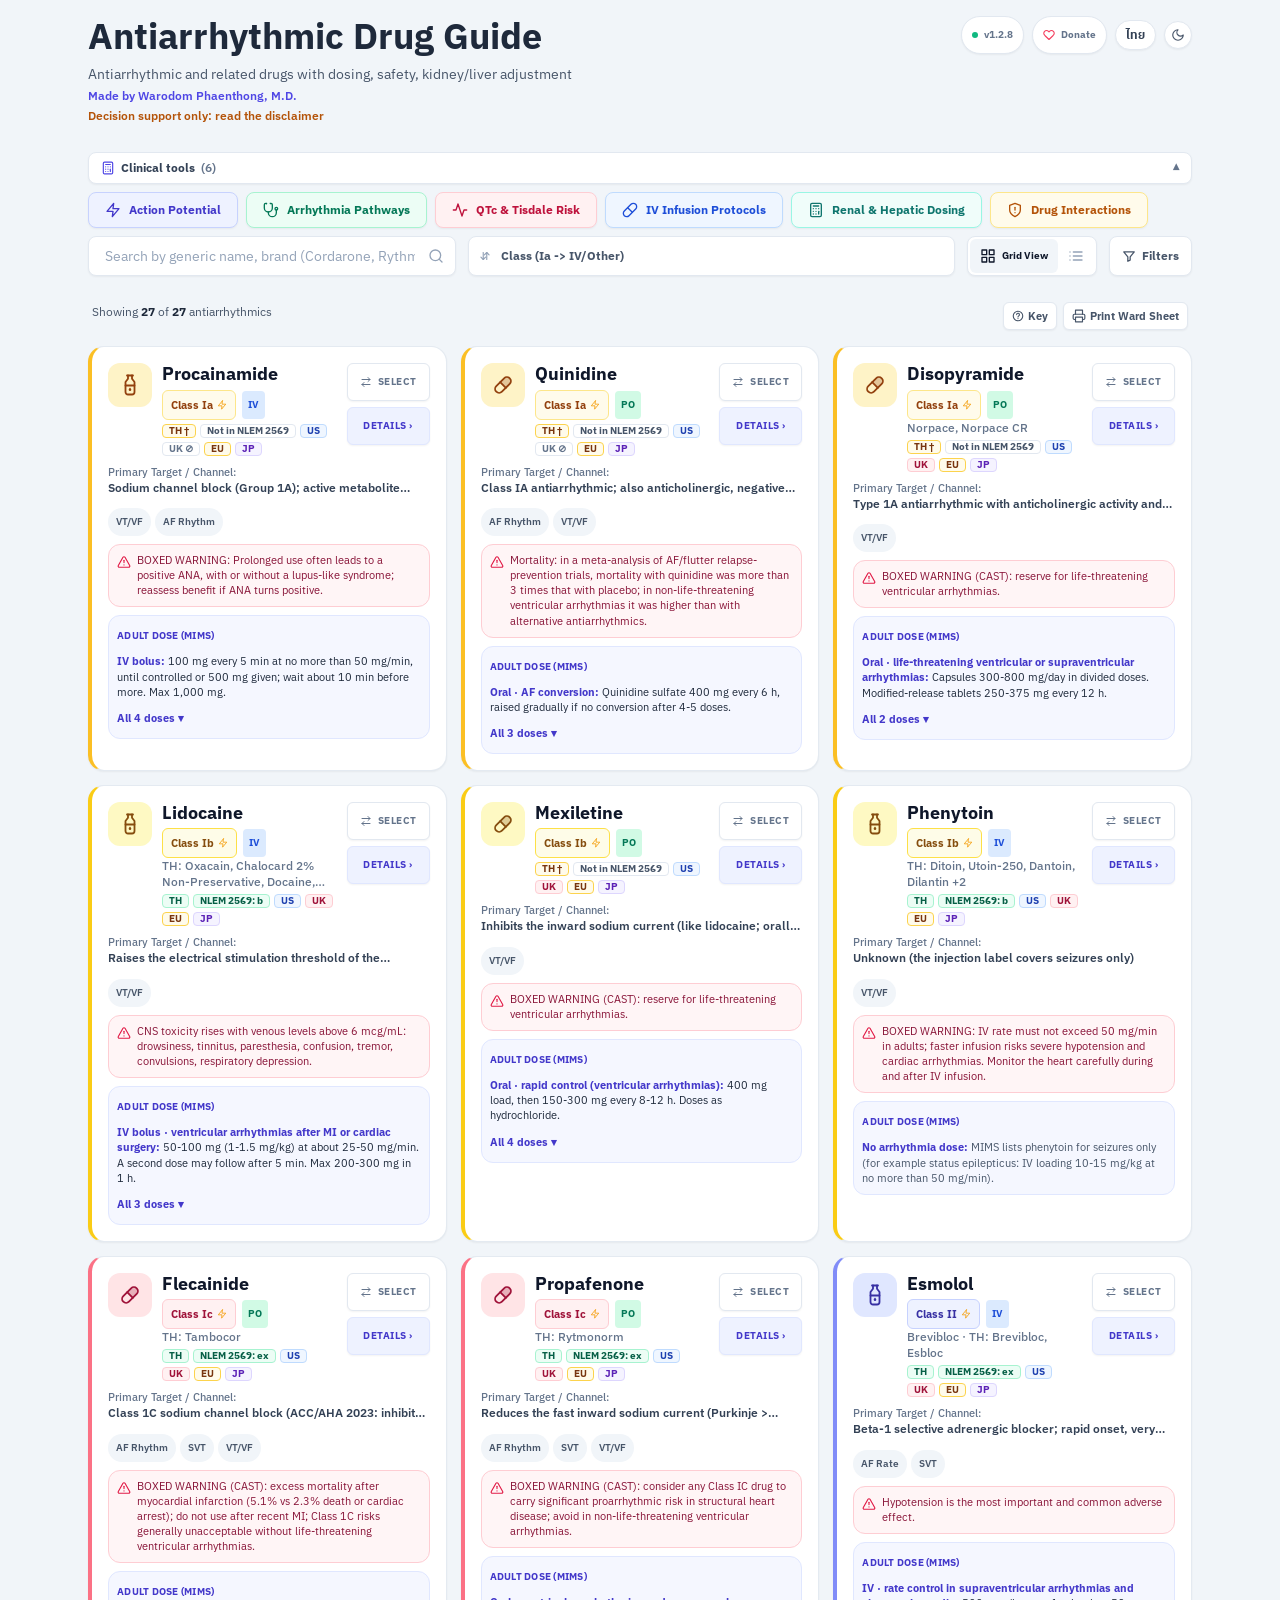
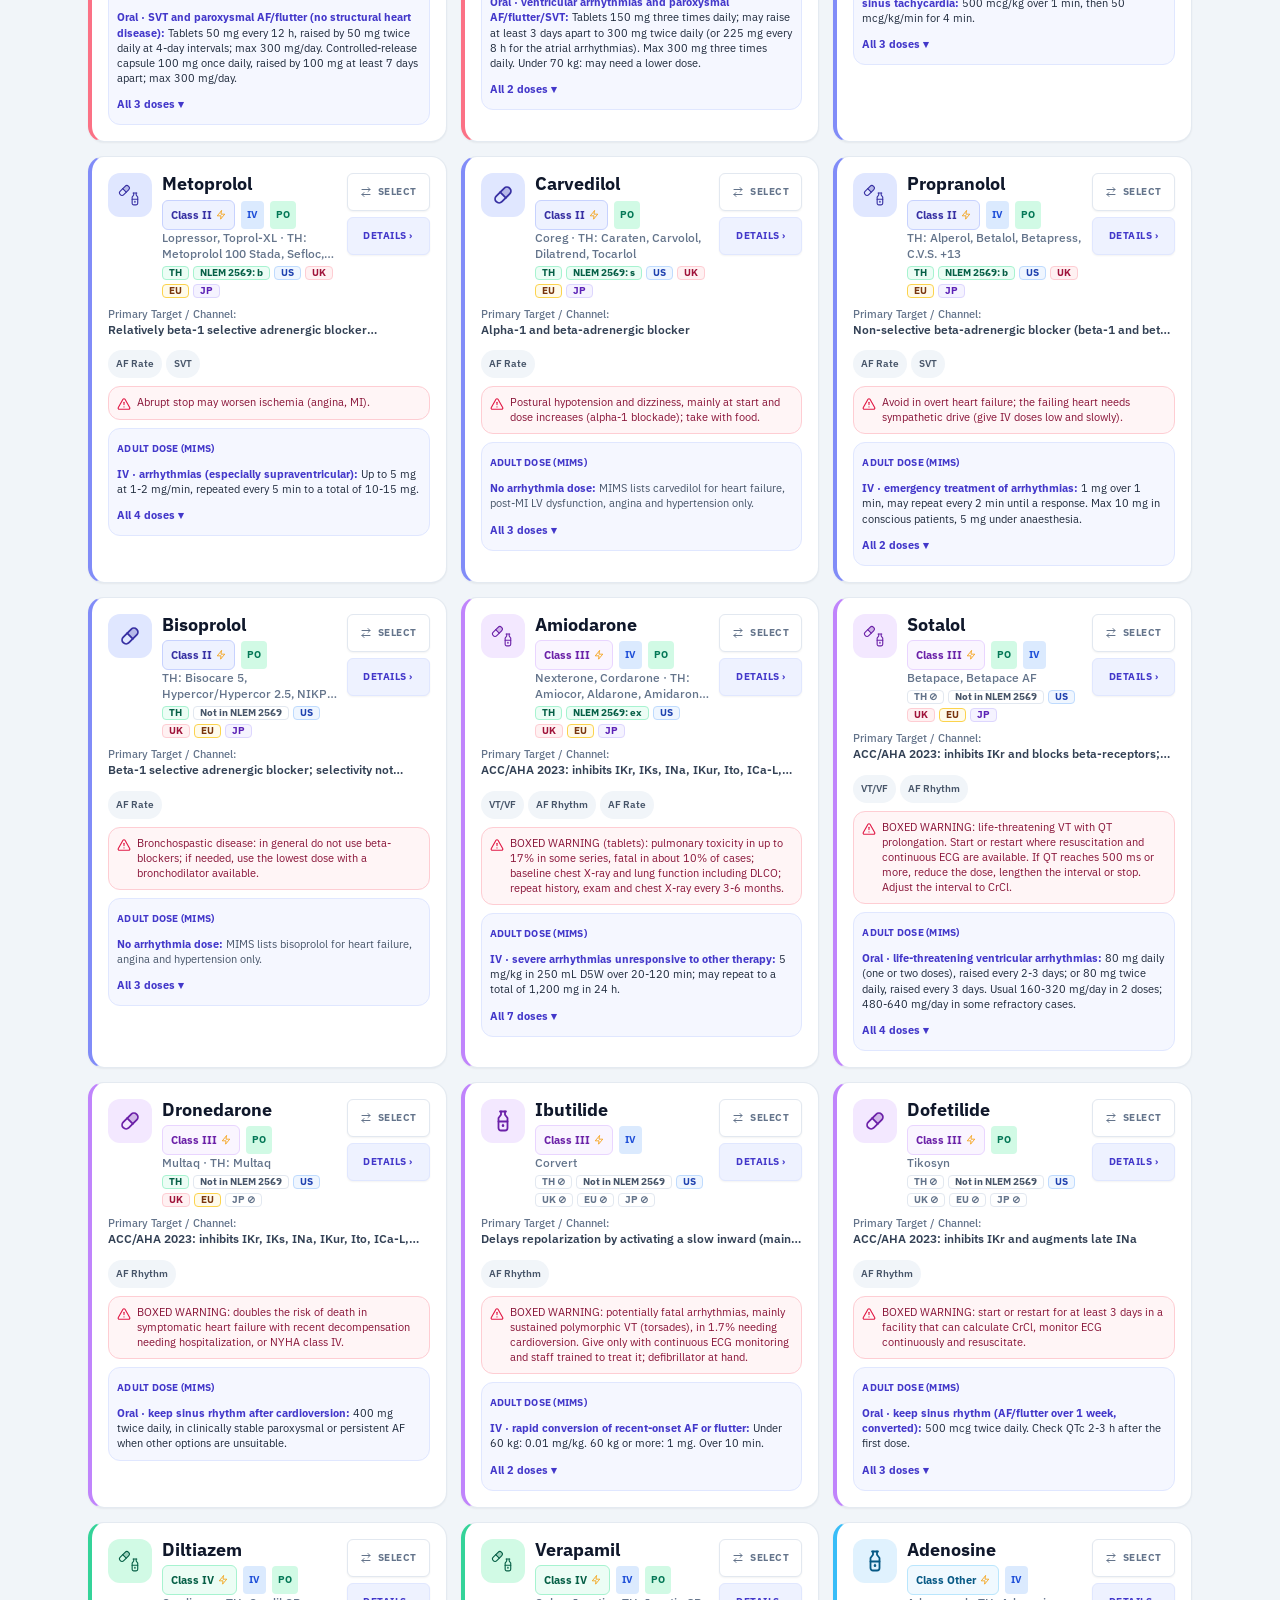
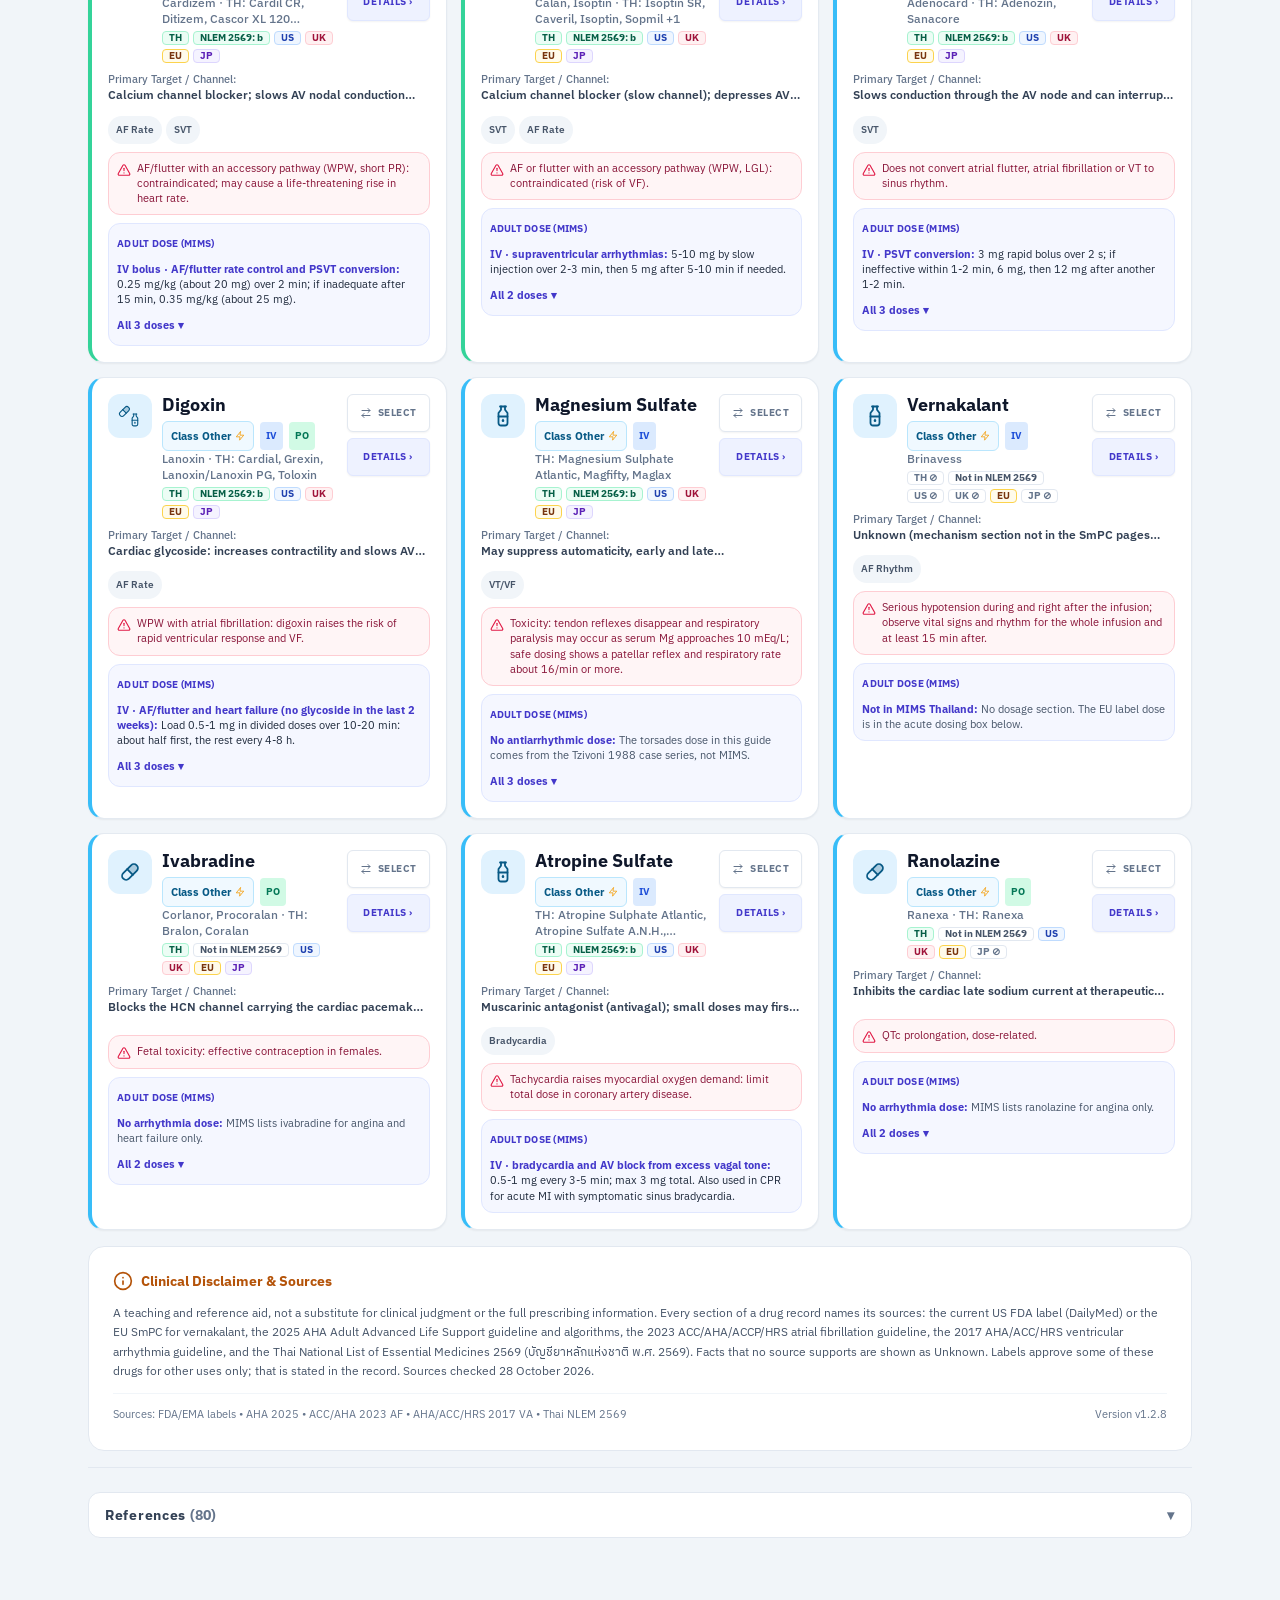
<file: index.html>
<!doctype html>
<html lang="en">
<head>
<meta charset="utf-8">
<meta name="viewport" content="width=device-width, initial-scale=1">
<title>Antiarrhythmic Drug Guide</title>
<meta http-equiv="refresh" content="0; url=antiarrhythmic-guide.html">
<link rel="canonical" href="antiarrhythmic-guide.html">
<script>location.replace('antiarrhythmic-guide.html' + location.search + location.hash);</script>
</head>
<body>
<p><a href="antiarrhythmic-guide.html">Open Antiarrhythmic Drug Guide</a></p>
</body>
</html>
</file>
